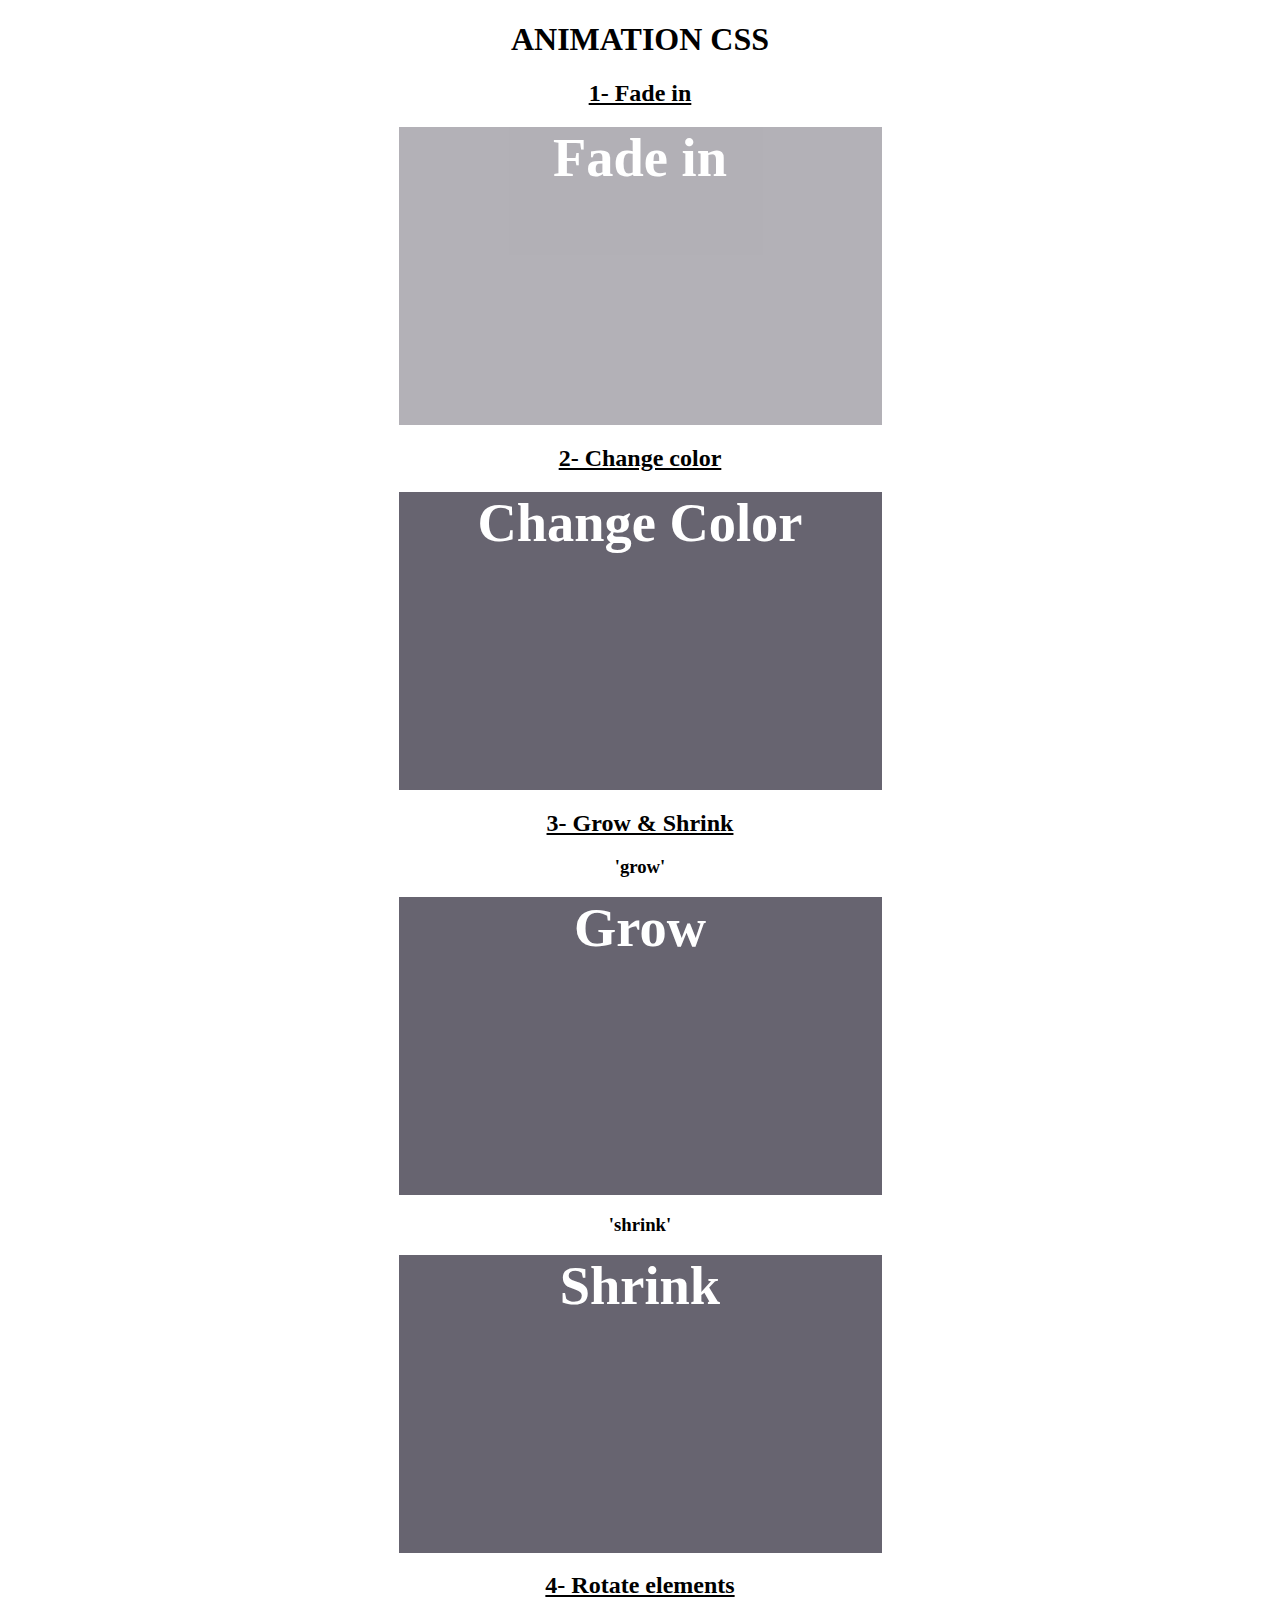
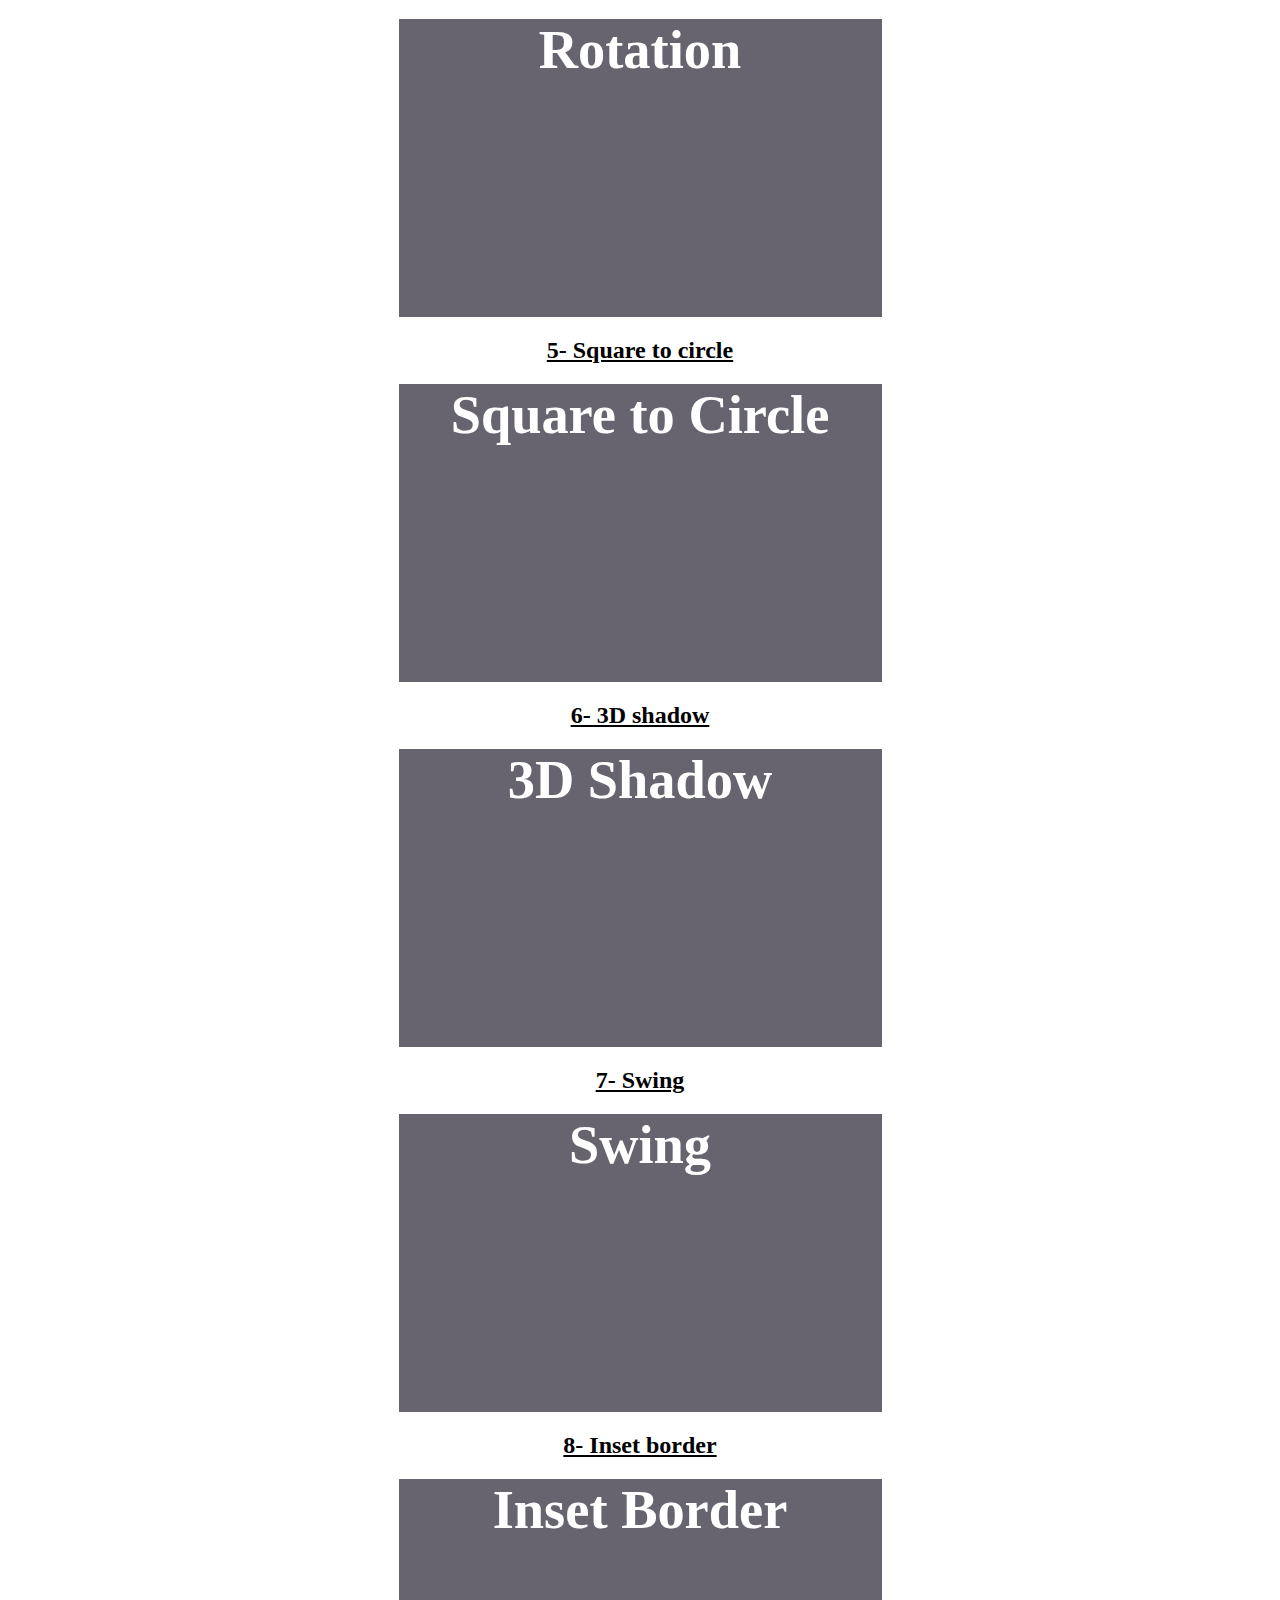
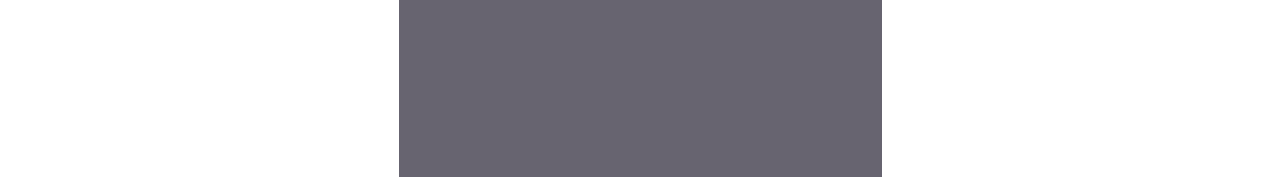
<file: WEEK 1/DAY 5/DAILY CHALLENGE/index.html>
<!DOCTYPE html>
<html lang="en">
<head>
    <meta charset="UTF-8">
    <meta http-equiv="X-UA-Compatible" content="IE=edge">
    <meta name="viewport" content="width=device-width, initial-scale=1.0">
    <link rel="stylesheet" type="text/css" href="style.css" />
    <title>Daily challenge 5</title>
</head>
<body>
    <h1>ANIMATION CSS</h1>
    <h2> <u> 1- Fade in</u></h2>
    <div class="fade"> Fade in</div>
    <h2><u>2- Change color</u></h2>
    <div class="color">Change Color</div>
    <h2><u>3- Grow & Shrink</u></h2>
    <h3> 'grow'</h3>
    <div class="grow">Grow</div>
    <h3> 'shrink'</h3>
    <div class="shrink">Shrink</div>
    <h2><u>4- Rotate elements</u></h2>
    <div class="rotate">Rotation</div>
    <h2><u>5- Square to circle</u></h2>
    <div class="circle">Square to Circle</div>
    <h2><u>6- 3D shadow</u></h2>
    <div class="threed">3D Shadow</div>
    <h2><u>7- Swing</u></h2>
    <div class="swing">Swing</div>
    <h2><u>8- Inset border</u></h2>
    <div class="border">Inset Border</div>

</body>
</html>
</file>
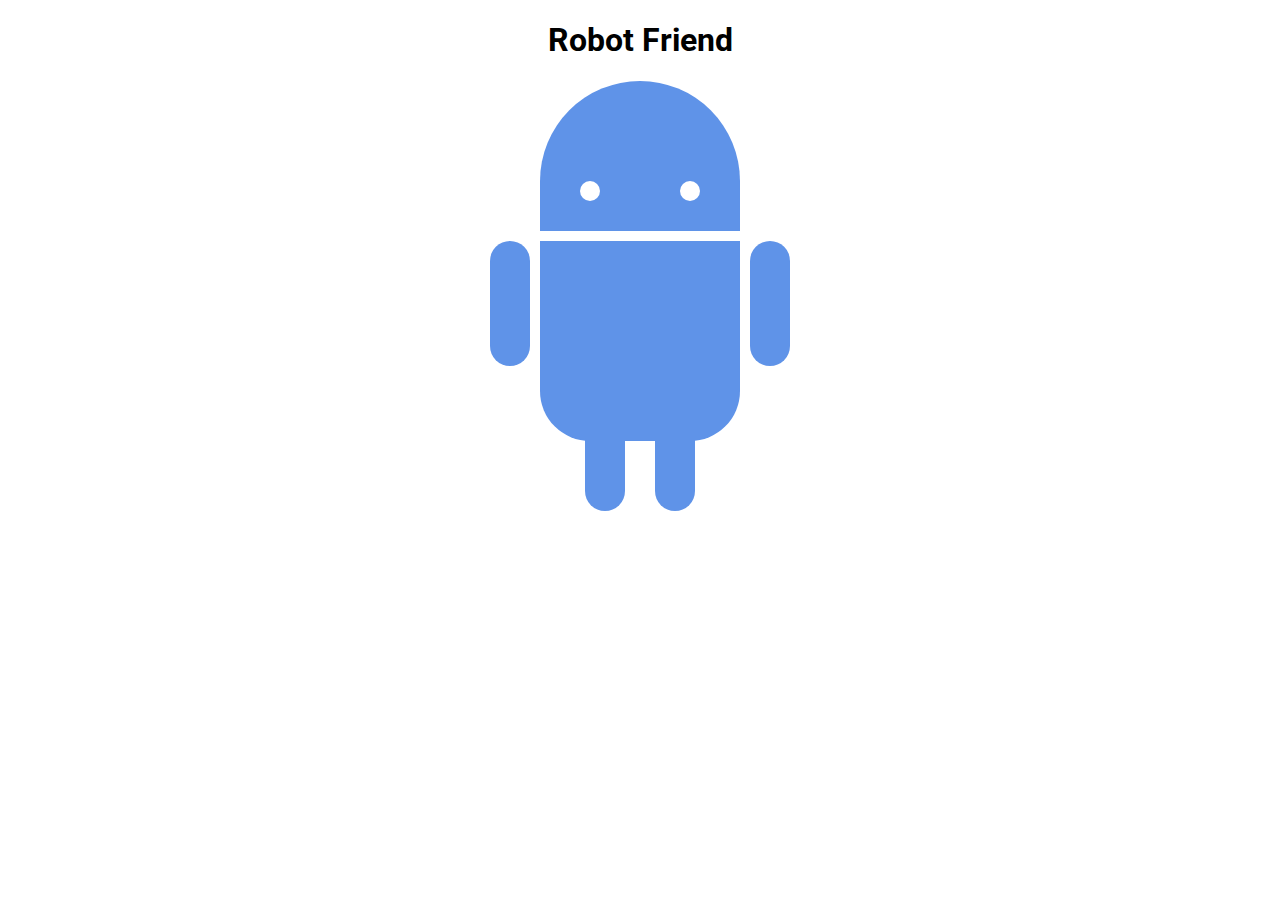
<file: week1/day5/xpgold/index.html>
<!DOCTYPE html>
<html>
<head>
    <title>RoboPage</title>
    <link rel="stylesheet" type="text/css" href="style.css">
    <link href="https://fonts.googleapis.com/css?family=Roboto" rel="stylesheet">
</head>
<body>
    <h1>Robot Friend</h1>
    <div class="robots">
        <div class="android"> 
            <div class="head"> 
                <div class="eyes"> 
                    <div class="left_eye"></div> 
                    <div class="right_eye"></div>
                </div> 
            </div> 
            <div class="upper_body"> 
                <div class="left_arm"></div> 
                <div class="torso"></div> 
                <div class="right_arm"></div> 
            </div> 
            <div class="lower_body"> 
                <div class="left_leg"></div> 
                <div class="right_leg"></div> 
            </div> 
        </div>
    </div>
</body>
</html>
</file>
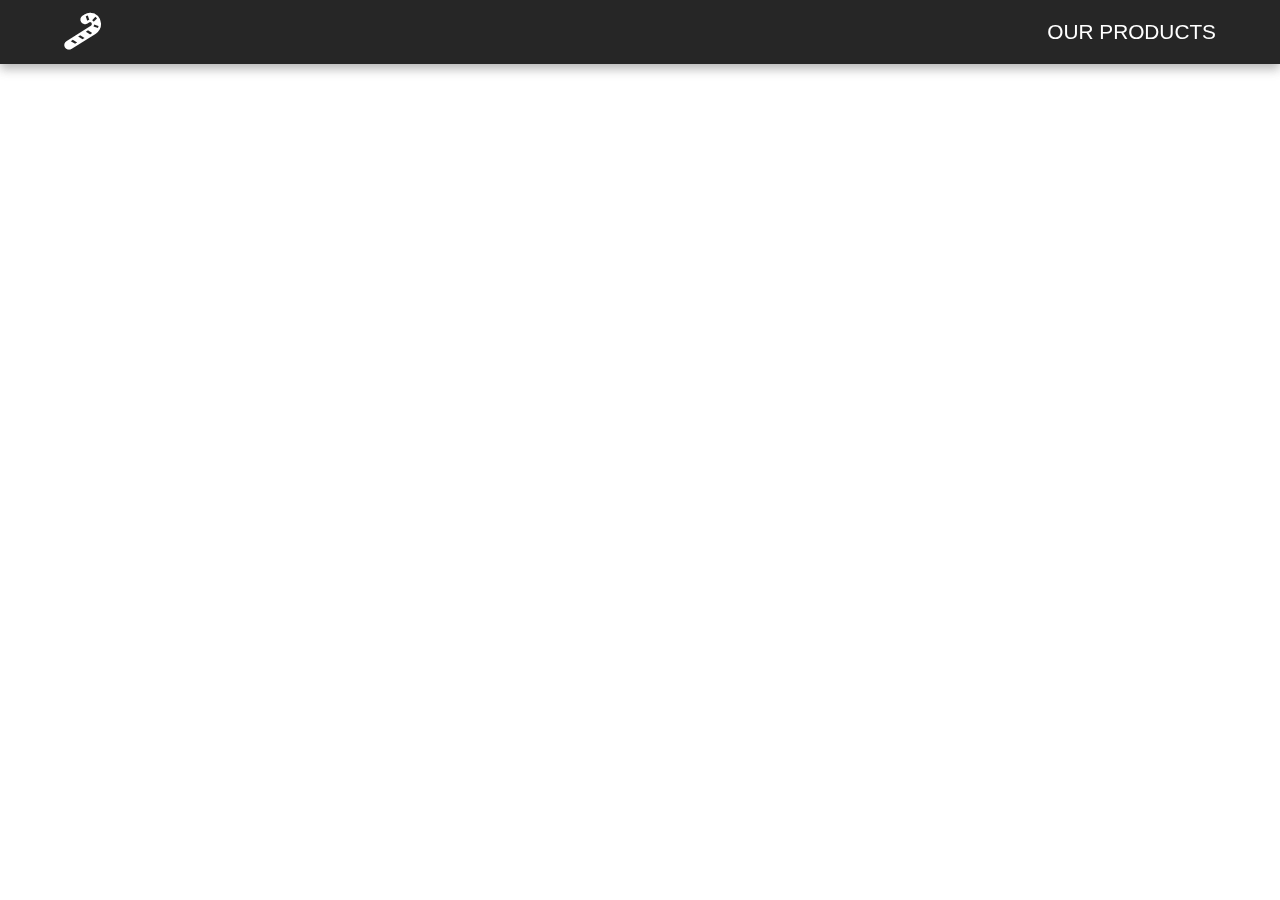
<file: WEEK 1/DAY 2/EXERCICE/exercice 1/index.html>
<!DOCTYPE html>
<html lang="en">
  <head>
    <meta charset="utf-8" />
    <link rel="stylesheet" href="https://cdnjs.cloudflare.com/ajax/libs/font-awesome/6.1.1/css/all.min.css">
    <link rel="stylesheet" href="style.css">
    <title>Shopping Website</title>
    
  </head>
  <body>
    <nav class="navbar">
      <div class="navbar-container container">
          <input type="checkbox" name="" id="">
          <ul class="menu">
              <li> <a href="products.html">OUR PRODUCTS</a></li>
          </ul>
          <h1 class="logo"> <i class="fa-solid fa-candy-cane fa"></i></h1>
      </div>
  </nav>
  </body>
</html>
</file>
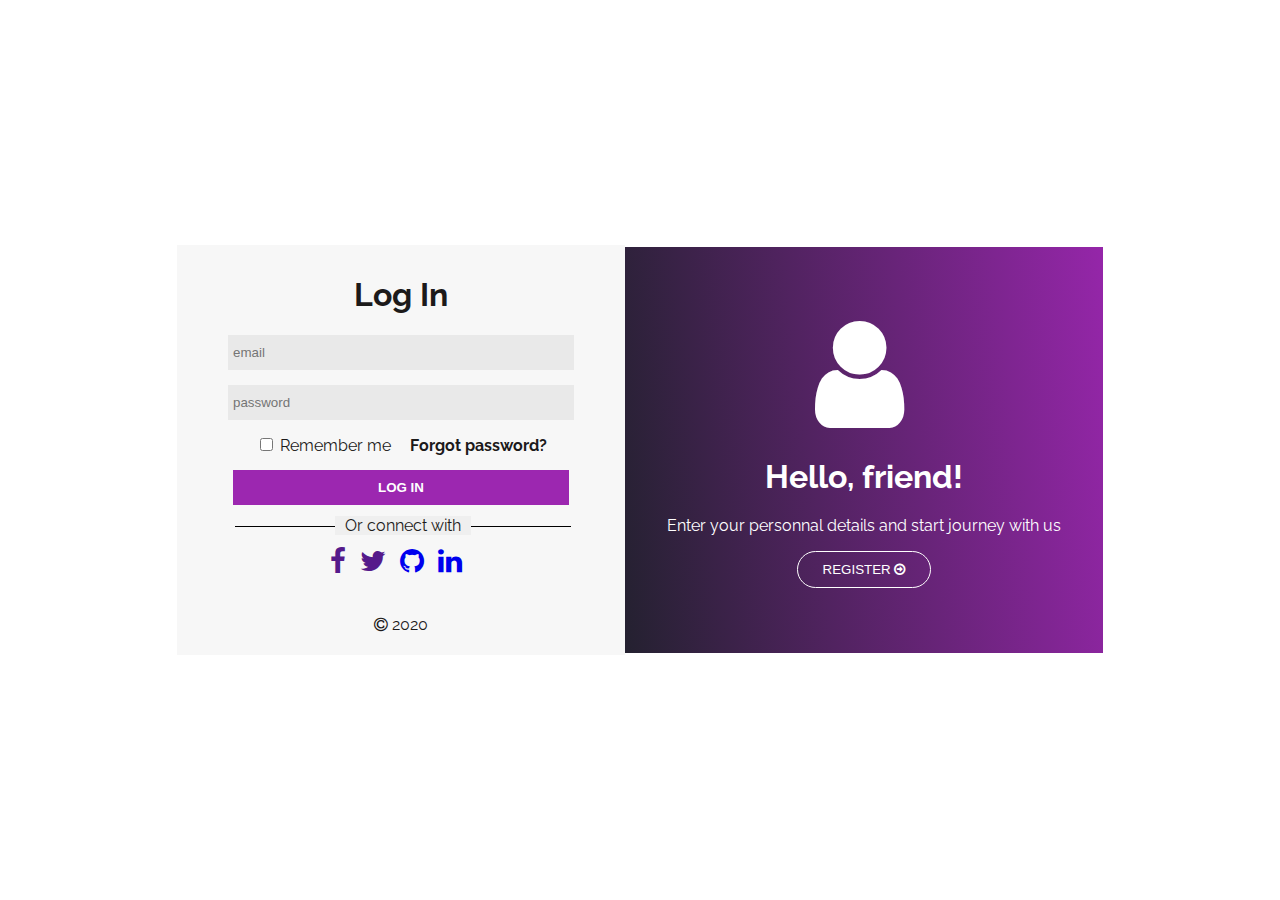
<file: WEEK 1/DAY 2/EXERCICE/exercice 2/index.html>
<!DOCTYPE html>
<html lang="en">

<head>
    <meta charset="UTF-8">
    <meta http-equiv="X-UA-Compatible" content="IE=edge">
    <meta name="viewport" content="width=Page, initial-scale=1.0">
    <link rel="stylesheet" href="https://cdnjs.cloudflare.com/ajax/libs/font-awesome/4.7.0/css/font-awesome.min.css">
    <link rel="stylesheet" href="style.css">
    <title>page login</title>
</head>

<body>

    <div class="container">
        <div class="partie1">
            <h1>Log In</h1>
            <div>
                <input type="email" class="input-style" placeholder="email">
            </div>
            <div class="mt-15">
                <input type="password" class="input-style" placeholder="password">
            </div>
            <div class="mt-15">
                <div class="remember">
                    <input type="checkbox" name="check" id="check">
                    <label for="remember">Remember me</label>
                </div>
                <div class="remember">
                    <p class="forget-password"><a href=""><b>Forgot password?</b> </a></p>
                </div>
            </div>
            <div class="mt-15">
                <button class="btn">LOG IN</button>
            </div>
            <div class="connect">
                <p class="around-word"> <span>Or connect with</span> </p>
            </div>
            <div>
                 <a href=""><i class="fa fa-facebook icon-size" aria-hidden="true"></i></a> 
                <a href=""><i class="fa fa-twitter icon-size" aria-hidden="true"></i></a>
                <a href="https://github.com/pican04" target="_blank"><i class="fa fa-github icon-size" aria-hidden="true"></i></a>
                <a href="https://www.linkedin.com/in/nadia-gueu-0b6a26102/" target="_blank"><i class="fa fa-linkedin icon-size" aria-hidden="true"></i></a>
            </div>
            <div id="copyright">
                <p><i class="fa fa-copyright" aria-hidden="true"></i> 2020</p>
            </div>
        </div>
        <div class="partie2">
            <i class="fa fa-user icon-size-xl" aria-hidden="true"></i>
            <h1>Hello, friend!</h1>
            <p>Enter your personnal details and start journey with us</p>
            <button class="btn-login">REGISTER <i class="fa fa-arrow-circle-o-right" aria-hidden="true"></i> </button>
        </div>
    </div>

</body>

</html>
</file>
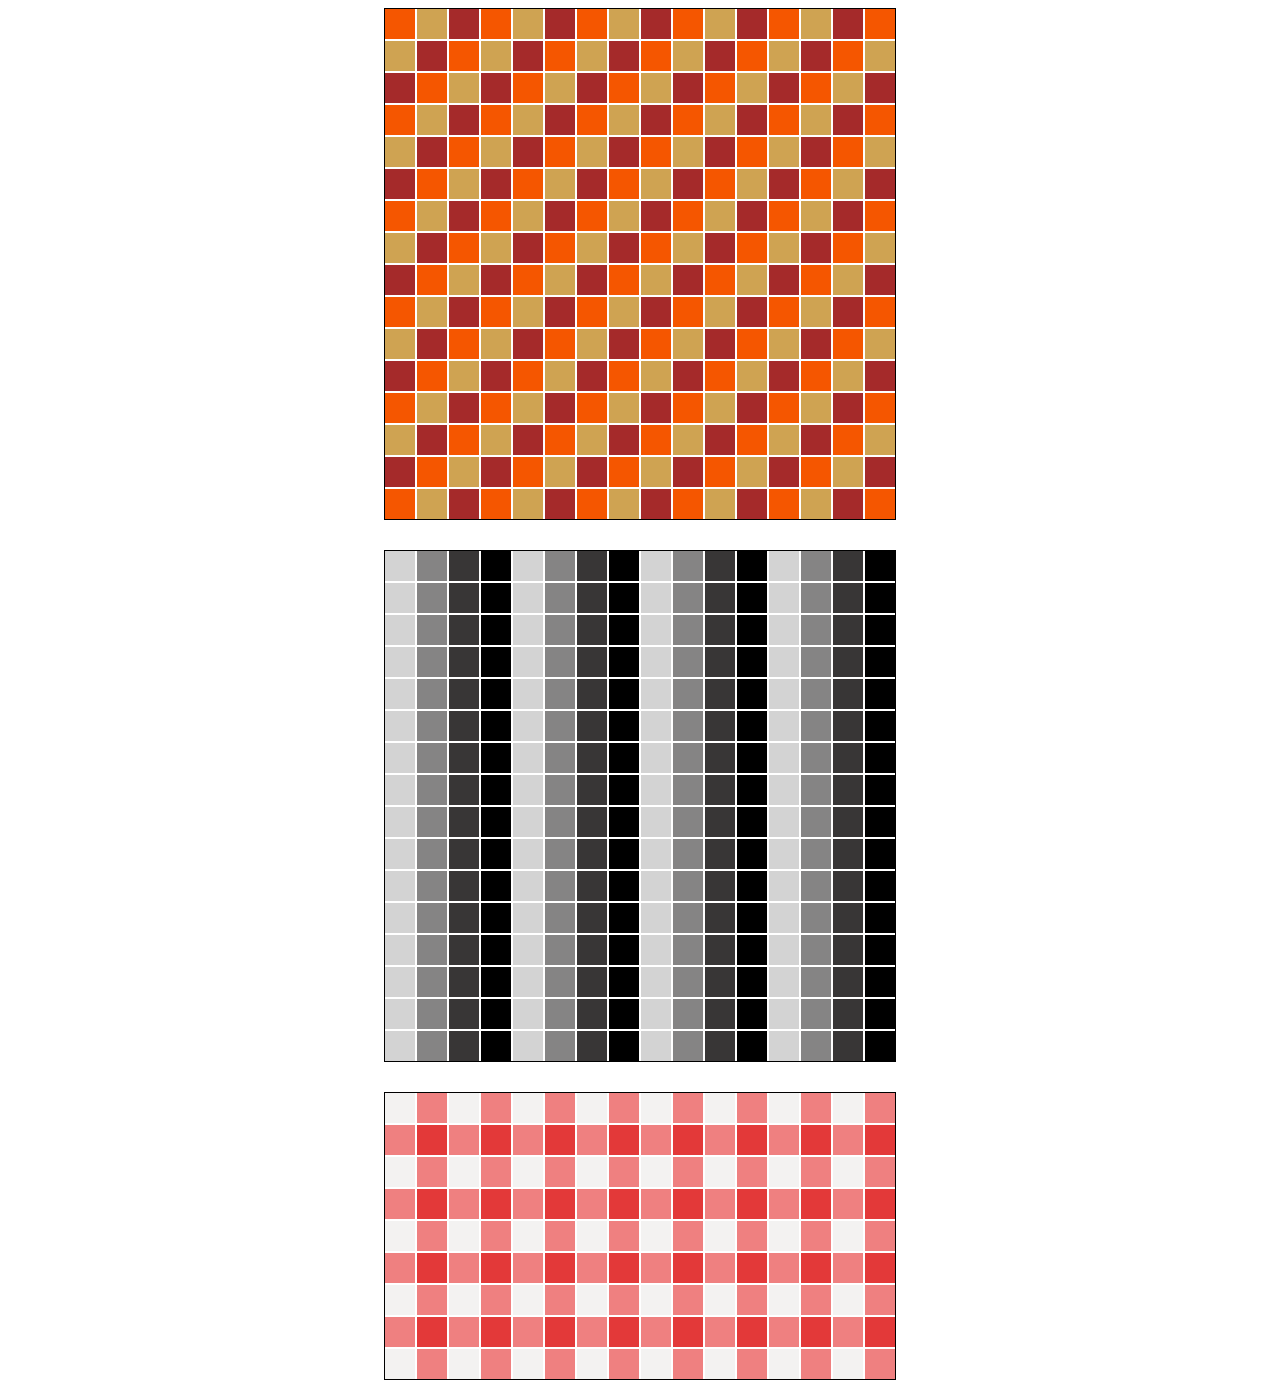
<file: WEEK 1/DAY 3/DAILY CHALLENGES/XP Ninja/index.html>
<!DOCTYPE html>
<html lang="en">
<head>
    <meta charset="UTF-8">
    <meta http-equiv="X-UA-Compatible" content="IE=edge">
    <meta name="viewport" content="width=device-width, initial-scale=1.0">
    <link rel="stylesheet" href="style.css">
    <title>Damiers</title>
</head>
<body>
    <div class="container">
        
        <div class="css1">
            <div class="item"></div>
            <div class="item"></div>
            <div class="item"></div>
            <div class="item"></div>
            <div class="item"></div>
            <div class="item"></div>
            <div class="item"></div>
            <div class="item"></div>
            <div class="item"></div>
            <div class="item"></div>
            <div class="item"></div>
            <div class="item"></div>
            <div class="item"></div>
            <div class="item"></div>
            <div class="item"></div>
            <div class="item"></div>
            <div class="item"></div>
            <div class="item"></div>
            <div class="item"></div>
            <div class="item"></div>
            <div class="item"></div>
            <div class="item"></div>
            <div class="item"></div>
            <div class="item"></div>
            <div class="item"></div>
            <div class="item"></div>
            <div class="item"></div>
            <div class="item"></div>
            <div class="item"></div>
            <div class="item"></div>
            <div class="item"></div>
            <div class="item"></div>
            <div class="item"></div>
            <div class="item"></div>
            <div class="item"></div>
            <div class="item"></div>
            <div class="item"></div>
            <div class="item"></div>
            <div class="item"></div>
            <div class="item"></div>
            <div class="item"></div>
            <div class="item"></div>
            <div class="item"></div>
            <div class="item"></div>
            <div class="item"></div>
            <div class="item"></div>
            <div class="item"></div>
            <div class="item"></div>
            <div class="item"></div>
            <div class="item"></div>
            <div class="item"></div>
            <div class="item"></div>
            <div class="item"></div>
            <div class="item"></div>
            <div class="item"></div>
            <div class="item"></div>
            <div class="item"></div>
            <div class="item"></div>
            <div class="item"></div>
            <div class="item"></div>
            <div class="item"></div>
            <div class="item"></div>
            <div class="item"></div>
            <div class="item"></div>
            <div class="item"></div>
            <div class="item"></div>
            <div class="item"></div>
            <div class="item"></div>
            <div class="item"></div>
            <div class="item"></div>
            <div class="item"></div>
            <div class="item"></div>
            <div class="item"></div>
            <div class="item"></div>
            <div class="item"></div>
            <div class="item"></div>
            <div class="item"></div>
            <div class="item"></div>
            <div class="item"></div>
            <div class="item"></div>
            <div class="item"></div>
            <div class="item"></div>
            <div class="item"></div>
            <div class="item"></div>
            <div class="item"></div>
            <div class="item"></div>
            <div class="item"></div>
            <div class="item"></div>
            <div class="item"></div>
            <div class="item"></div>
            <div class="item"></div>
            <div class="item"></div>
            <div class="item"></div>
            <div class="item"></div>
            <div class="item"></div>
            <div class="item"></div>
            <div class="item"></div>
            <div class="item"></div>
            <div class="item"></div>
            <div class="item"></div>
            <div class="item"></div>
            <div class="item"></div>
            <div class="item"></div>
            <div class="item"></div>
            <div class="item"></div>
            <div class="item"></div>
            <div class="item"></div>
            <div class="item"></div>
            <div class="item"></div>
            <div class="item"></div>
            <div class="item"></div>
            <div class="item"></div>
            <div class="item"></div>
            <div class="item"></div>
            <div class="item"></div>
            <div class="item"></div>
            <div class="item"></div>
            <div class="item"></div>
            <div class="item"></div>
            <div class="item"></div>
            <div class="item"></div>
            <div class="item"></div>
            <div class="item"></div>
            <div class="item"></div>
            <div class="item"></div>
            <div class="item"></div>
            <div class="item"></div>
            <div class="item"></div>
            <div class="item"></div>
            <div class="item"></div>
            <div class="item"></div>
            <div class="item"></div>
            <div class="item"></div>
            <div class="item"></div>
            <div class="item"></div>
            <div class="item"></div>
            <div class="item"></div>
            <div class="item"></div>
            <div class="item"></div>
            <div class="item"></div>
            <div class="item"></div>
            <div class="item"></div>
            <div class="item"></div>
            <div class="item"></div>
            <div class="item"></div>
            <div class="item"></div>
            <div class="item"></div>
            <div class="item"></div>
            <div class="item"></div>
            <div class="item"></div>
            <div class="item"></div>
            <div class="item"></div>
            <div class="item"></div>
            <div class="item"></div>
            <div class="item"></div>
            <div class="item"></div>
            <div class="item"></div>
            <div class="item"></div>
            <div class="item"></div>
            <div class="item"></div>
            <div class="item"></div>
            <div class="item"></div>
            <div class="item"></div>
            <div class="item"></div>
            <div class="item"></div>
            <div class="item"></div>
            <div class="item"></div>
            <div class="item"></div>
            <div class="item"></div>
            <div class="item"></div>
            <div class="item"></div>
            <div class="item"></div>
            <div class="item"></div>
            <div class="item"></div>
            <div class="item"></div>
            <div class="item"></div>
            <div class="item"></div>
            <div class="item"></div>
            <div class="item"></div>
            <div class="item"></div>
            <div class="item"></div>
            <div class="item"></div>
            <div class="item"></div>
            <div class="item"></div>
            <div class="item"></div>
            <div class="item"></div>
            <div class="item"></div>
            <div class="item"></div>
            <div class="item"></div>
            <div class="item"></div>
            <div class="item"></div>
            <div class="item"></div>
            <div class="item"></div>
            <div class="item"></div>
            <div class="item"></div>
            <div class="item"></div>
            <div class="item"></div>
            <div class="item"></div>
            <div class="item"></div>
            <div class="item"></div>
            <div class="item"></div>
            <div class="item"></div>
            <div class="item"></div>
            <div class="item"></div>
            <div class="item"></div>
            <div class="item"></div>
            <div class="item"></div>
            <div class="item"></div>
            <div class="item"></div>
            <div class="item"></div>
            <div class="item"></div>
            <div class="item"></div>
            <div class="item"></div>
            <div class="item"></div>
            <div class="item"></div>
            <div class="item"></div>
            <div class="item"></div>
            <div class="item"></div>
            <div class="item"></div>
            <div class="item"></div>
            <div class="item"></div>
            <div class="item"></div>
            <div class="item"></div>
            <div class="item"></div>
            <div class="item"></div>
            <div class="item"></div>
            <div class="item"></div>
            <div class="item"></div>
            <div class="item"></div>
            <div class="item"></div>
            <div class="item"></div>
            <div class="item"></div>
            <div class="item"></div>
            <div class="item"></div>
            <div class="item"></div>
            <div class="item"></div>
            <div class="item"></div>
            <div class="item"></div>
            <div class="item"></div>
            <div class="item"></div>
            <div class="item"></div>
            <div class="item"></div>
            <div class="item"></div>
            <div class="item"></div>
            <div class="item"></div>
            <div class="item"></div>
            <div class="item"></div>
            <div class="item"></div>
            <div class="item"></div>
            <div class="item"></div>
            <div class="item"></div>
            <div class="item"></div>
            <div class="item"></div>
            <div class="item"></div>
            <div class="item"></div>
            <div class="item"></div>
    
        </div>
        <div class="css2">
            <div class="box"></div>
            <div class="box"></div>
            <div class="box"></div>
            <div class="box"></div>
            <div class="box"></div>
            <div class="box"></div>
            <div class="box"></div>
            <div class="box"></div>
            <div class="box"></div>
            <div class="box"></div>
            <div class="box"></div>
            <div class="box"></div>
            <div class="box"></div>
            <div class="box"></div>
            <div class="box"></div>
            <div class="box"></div>
            <div class="box"></div>
            <div class="box"></div>
            <div class="box"></div>
            <div class="box"></div>
            <div class="box"></div>
            <div class="box"></div>
            <div class="box"></div>
            <div class="box"></div>
            <div class="box"></div>
            <div class="box"></div>
            <div class="box"></div>
            <div class="box"></div>
            <div class="box"></div>
            <div class="box"></div>
            <div class="box"></div>
            <div class="box"></div>
            <div class="box"></div>
            <div class="box"></div>
            <div class="box"></div>
            <div class="box"></div>
            <div class="box"></div>
            <div class="box"></div>
            <div class="box"></div>
            <div class="box"></div>
            <div class="box"></div>
            <div class="box"></div>
            <div class="box"></div>
            <div class="box"></div>
            <div class="box"></div>
            <div class="box"></div>
            <div class="box"></div>
            <div class="box"></div>
            <div class="box"></div>
            <div class="box"></div>
            <div class="box"></div>
            <div class="box"></div>
            <div class="box"></div>
            <div class="box"></div>
            <div class="box"></div>
            <div class="box"></div>
            <div class="box"></div>
            <div class="box"></div>
            <div class="box"></div>
            <div class="box"></div>
            <div class="box"></div>
            <div class="box"></div>
            <div class="box"></div>
            <div class="box"></div>
            <div class="box"></div>
            <div class="box"></div>
            <div class="box"></div>
            <div class="box"></div>
            <div class="box"></div>
            <div class="box"></div>
            <div class="box"></div>
            <div class="box"></div>
            <div class="box"></div>
            <div class="box"></div>
            <div class="box"></div>
            <div class="box"></div>
            <div class="box"></div>
            <div class="box"></div>
            <div class="box"></div>
            <div class="box"></div>
            <div class="box"></div>
            <div class="box"></div>
            <div class="box"></div>
            <div class="box"></div>
            <div class="box"></div>
            <div class="box"></div>
            <div class="box"></div>
            <div class="box"></div>
            <div class="box"></div>
            <div class="box"></div>
            <div class="box"></div>
            <div class="box"></div>
            <div class="box"></div>
            <div class="box"></div>
            <div class="box"></div>
            <div class="box"></div>
            <div class="box"></div>
            <div class="box"></div>
            <div class="box"></div>
            <div class="box"></div>
            <div class="box"></div>
            <div class="box"></div>
            <div class="box"></div>
            <div class="box"></div>
            <div class="box"></div>
            <div class="box"></div>
            <div class="box"></div>
            <div class="box"></div>
            <div class="box"></div>
            <div class="box"></div>
            <div class="box"></div>
            <div class="box"></div>
            <div class="box"></div>
            <div class="box"></div>
            <div class="box"></div>
            <div class="box"></div>
            <div class="box"></div>
            <div class="box"></div>
            <div class="box"></div>
            <div class="box"></div>
            <div class="box"></div>
            <div class="box"></div>
            <div class="box"></div>
            <div class="box"></div>
            <div class="box"></div>
            <div class="box"></div>
            <div class="box"></div>
            <div class="box"></div>
            <div class="box"></div>
            <div class="box"></div>
            <div class="box"></div>
            <div class="box"></div>
            <div class="box"></div>
            <div class="box"></div>
            <div class="box"></div>
            <div class="box"></div>
            <div class="box"></div>
            <div class="box"></div>
            <div class="box"></div>
            <div class="box"></div>
            <div class="box"></div>
            <div class="box"></div>
            <div class="box"></div>
            <div class="box"></div>
            <div class="box"></div>
            <div class="box"></div>
            <div class="box"></div>
            <div class="box"></div>
            <div class="box"></div>
            <div class="box"></div>
            <div class="box"></div>
            <div class="box"></div>
            <div class="box"></div>
            <div class="box"></div>
            <div class="box"></div>
            <div class="box"></div>
            <div class="box"></div>
            <div class="box"></div>
            <div class="box"></div>
            <div class="box"></div>
            <div class="box"></div>
            <div class="box"></div>
            <div class="box"></div>
            <div class="box"></div>
            <div class="box"></div>
            <div class="box"></div>
            <div class="box"></div>
            <div class="box"></div>
            <div class="box"></div>
            <div class="box"></div>
            <div class="box"></div>
            <div class="box"></div>
            <div class="box"></div>
            <div class="box"></div>
            <div class="box"></div>
            <div class="box"></div>
            <div class="box"></div>
            <div class="box"></div>
            <div class="box"></div>
            <div class="box"></div>
            <div class="box"></div>
            <div class="box"></div>
            <div class="box"></div>
            <div class="box"></div>
            <div class="box"></div>
            <div class="box"></div>
            <div class="box"></div>
            <div class="box"></div>
            <div class="box"></div>
            <div class="box"></div>
            <div class="box"></div>
            <div class="box"></div>
            <div class="box"></div>
            <div class="box"></div>
            <div class="box"></div>
            <div class="box"></div>
            <div class="box"></div>
            <div class="box"></div>
            <div class="box"></div>
            <div class="box"></div>
            <div class="box"></div>
            <div class="box"></div>
            <div class="box"></div>
            <div class="box"></div>
            <div class="box"></div>
            <div class="box"></div>
            <div class="box"></div>
            <div class="box"></div>
            <div class="box"></div>
            <div class="box"></div>
            <div class="box"></div>
            <div class="box"></div>
            <div class="box"></div>
            <div class="box"></div>
            <div class="box"></div>
            <div class="box"></div>
            <div class="box"></div>
            <div class="box"></div>
            <div class="box"></div>
            <div class="box"></div>
            <div class="box"></div>
            <div class="box"></div>
            <div class="box"></div>
            <div class="box"></div>
            <div class="box"></div>
            <div class="box"></div>
            <div class="box"></div>
            <div class="box"></div>
            <div class="box"></div>
            <div class="box"></div>
            <div class="box"></div>
            <div class="box"></div>
            <div class="box"></div>
            <div class="box"></div>
            <div class="box"></div>
            <div class="box"></div>
            <div class="box"></div>
            <div class="box"></div>
            <div class="box"></div>
            <div class="box"></div>
            <div class="box"></div>
            <div class="box"></div>
            <div class="box"></div>
            <div class="box"></div>
            <div class="box"></div>
            <div class="box"></div>
            <div class="box"></div>
            <div class="box"></div>
            <div class="box"></div>
            <div class="box"></div>
            <div class="box"></div>
            <div class="box"></div>
            <div class="box"></div>
            <div class="box"></div>
            <div class="box"></div>
            <div class="box"></div>
        </div>

        <div class="css3">
            <div class="card"></div>
            <div class="card"></div>
            <div class="card"></div>
            <div class="card"></div>
            <div class="card"></div>
            <div class="card"></div>
            <div class="card"></div>
            <div class="card"></div>
            <div class="card"></div>
            <div class="card"></div>
            <div class="card"></div>
            <div class="card"></div>
            <div class="card"></div>
            <div class="card"></div>
            <div class="card"></div>
            <div class="card"></div>
            <div class="card"></div>
            <div class="card"></div>
            <div class="card"></div>
            <div class="card"></div>
            <div class="card"></div>
            <div class="card"></div>
            <div class="card"></div>
            <div class="card"></div>
            <div class="card"></div>
            <div class="card"></div>
            <div class="card"></div>
            <div class="card"></div>
            <div class="card"></div>
            <div class="card"></div>
            <div class="card"></div>
            <div class="card"></div>
            <div class="card"></div>
            <div class="card"></div>
            <div class="card"></div>
            <div class="card"></div>
            <div class="card"></div>
            <div class="card"></div>
            <div class="card"></div>
            <div class="card"></div>
            <div class="card"></div>
            <div class="card"></div>
            <div class="card"></div>
            <div class="card"></div>
            <div class="card"></div>
            <div class="card"></div>
            <div class="card"></div>
            <div class="card"></div>
            <div class="card"></div>
            <div class="card"></div>
            <div class="card"></div>
            <div class="card"></div>
            <div class="card"></div>
            <div class="card"></div>
            <div class="card"></div>
            <div class="card"></div>
            <div class="card"></div>
            <div class="card"></div>
            <div class="card"></div>
            <div class="card"></div>
            <div class="card"></div>
            <div class="card"></div>
            <div class="card"></div>
            <div class="card"></div>
            <div class="card"></div>
            <div class="card"></div>
            <div class="card"></div>
            <div class="card"></div>
            <div class="card"></div>
            <div class="card"></div>
            <div class="card"></div>
            <div class="card"></div>
            <div class="card"></div>
            <div class="card"></div>
            <div class="card"></div>
            <div class="card"></div>
            <div class="card"></div>
            <div class="card"></div>
            <div class="card"></div>
            <div class="card"></div>
            <div class="card"></div>
            <div class="card"></div>
            <div class="card"></div>
            <div class="card"></div>
            <div class="card"></div>
            <div class="card"></div>
            <div class="card"></div>
            <div class="card"></div>
            <div class="card"></div>
            <div class="card"></div>
            <div class="card"></div>
            <div class="card"></div>
            <div class="card"></div>
            <div class="card"></div>
            <div class="card"></div>
            <div class="card"></div>
            <div class="card"></div>
            <div class="card"></div>
            <div class="card"></div>
            <div class="card"></div>
            <div class="card"></div>
            <div class="card"></div>
            <div class="card"></div>
            <div class="card"></div>
            <div class="card"></div>
            <div class="card"></div>
            <div class="card"></div>
            <div class="card"></div>
            <div class="card"></div>
            <div class="card"></div>
            <div class="card"></div>
            <div class="card"></div>
            <div class="card"></div>
            <div class="card"></div>
            <div class="card"></div>
            <div class="card"></div>
            <div class="card"></div>
            <div class="card"></div>
            <div class="card"></div>
            <div class="card"></div>
            <div class="card"></div>
            <div class="card"></div>
            <div class="card"></div>
            <div class="card"></div>
            <div class="card"></div>
            <div class="card"></div>
            <div class="card"></div>
            <div class="card"></div>
            <div class="card"></div>
            <div class="card"></div>
            <div class="card"></div>
            <div class="card"></div>
            <div class="card"></div>
            <div class="card"></div>
            <div class="card"></div>
            <div class="card"></div>
            <div class="card"></div>
            <div class="card"></div>
            <div class="card"></div>
            <div class="card"></div>
            <div class="card"></div>
            <div class="card"></div>
            <div class="card"></div>
            <div class="card"></div>
        </div>
    </div>
</body>
</html>
</file>
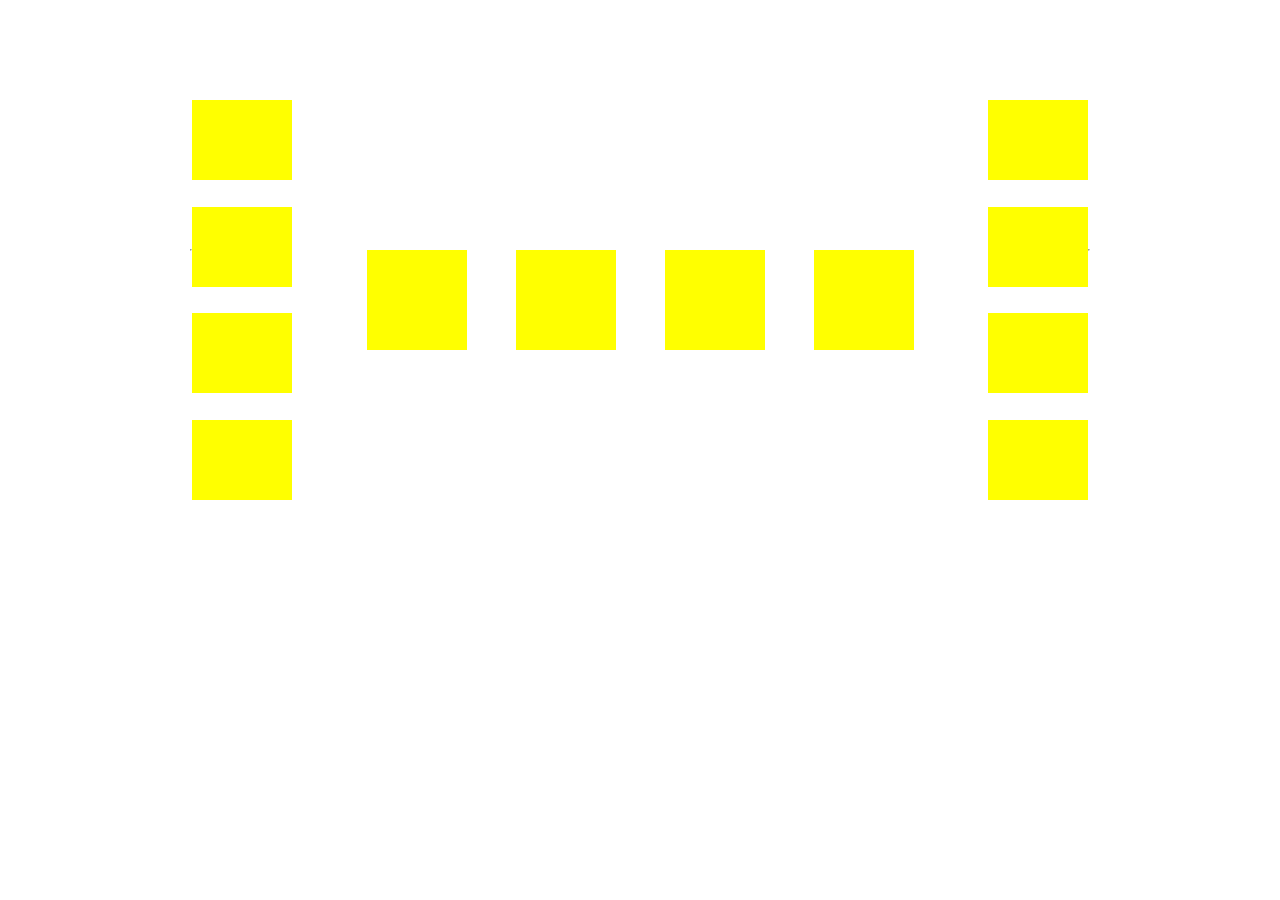
<file: WEEK 1/DAY 3/DAILY CHALLENGES/XP/index.html>
<!DOCTYPE html>
<html lang="en">
<head>
    <meta charset="UTF-8">
    <meta http-equiv="X-UA-Compatible" content="IE=edge">
    <meta name="viewport" content="width=device-width, initial-scale=1.0">
    <link rel="stylesheet" href="style.css">
    <title>Challenge XP</title>
</head>
<body>
    <hr>
    <div class="container">
        
        <div class="box1">
            <div class="case"></div>
            <div class="case"></div>
            <div class="case"></div>
            <div class="case"></div>
        </div>
        <div class="box2">
            <div class="case two"></div>
            <div class="case two"></div>
            <div class="case two"></div>
            <div class="case two"></div>
        </div>
        <div class="box3">
            <div class="case"></div>
            <div class="case"></div>
            <div class="case"></div>
            <div class="case"></div>
        </div>
        
    </div>
    <hr>
</body>
</html>
</file>
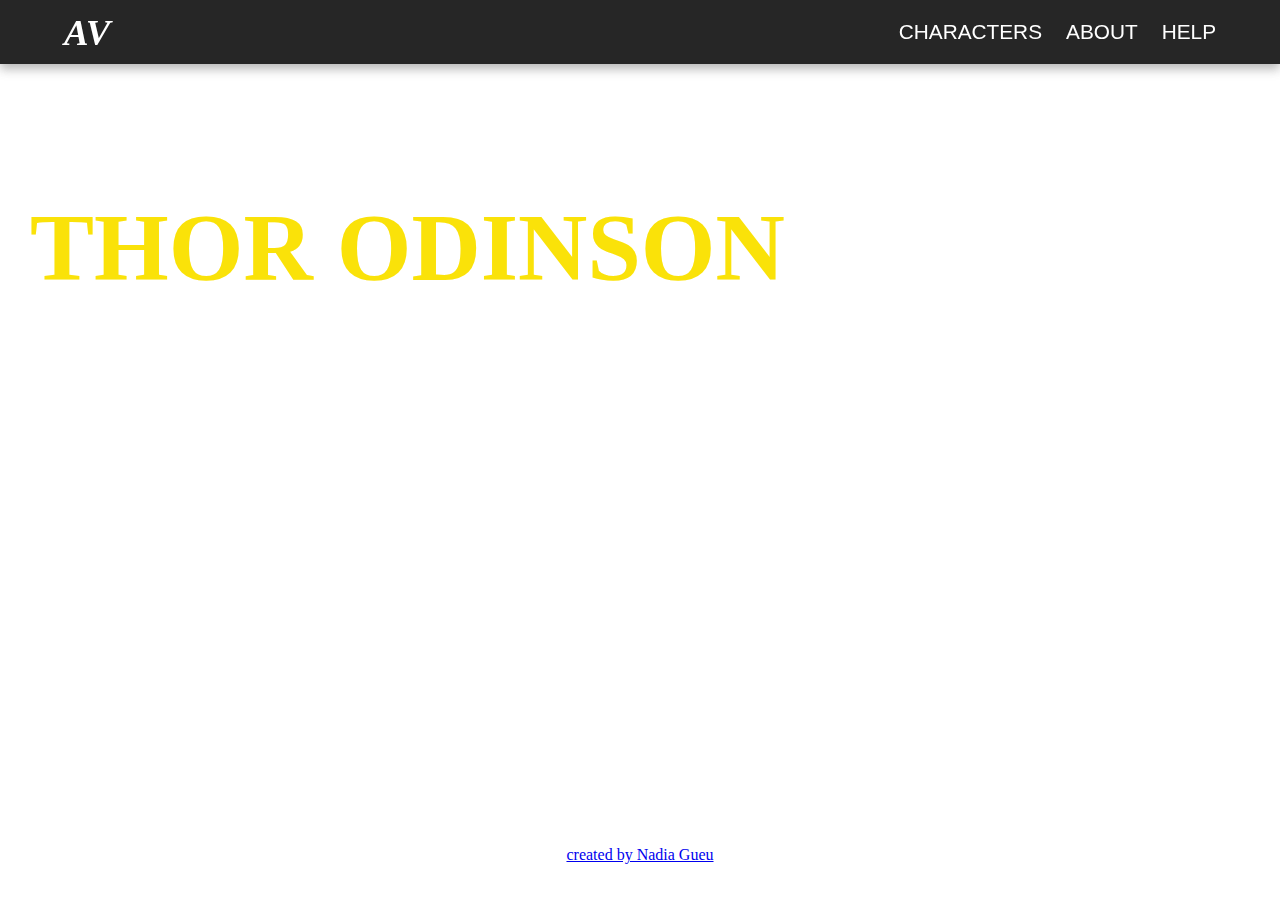
<file: WEEK 1/DAY 1/DAILY CHALLENGE/avengers.html>
<!DOCTYPE html>
<html lang="en">
<head>
<title>Avengers page</title>
<meta charset="UTF-8">
<meta name="viewport" content="width=device-width, initial-scale=1">
<link rel="stylesheet" href="cssavengers.css">
</head>
<body>

    <nav class="navbar">
        <div class="navbar-container container">
            <input type="checkbox" name="" id="">
            <ul class="menu">
                <li> <a href="">CHARACTERS</a></li>
                <li><a href="">ABOUT</a></li>
                <li><a href="">HELP</a></li>
            </ul>
            <h1 class="logo"> <i>AV</i> </h1>
        </div>
    </nav>

    <div class="cal">
        <h1 class="title">THOR ODINSON</h1>
        <div class="over"> 
            <p class="para">"Thor is the "God of Thunder",a member of the race known as the Asgardians, 
            a group of humanoid beings from the pocket dimension of Asgard, the Realm Eternal.
            Thor is the son of Odin, the All-Father and king of Asgard. He was worshiped by the humans known as 
            Vikings and became part of Norse Mythology. Armed with his enchanted Uru hammer Mjolnir,
            which helps him to channel his godly energies, he became the mightiest warrior in the Ten Realms. 
            When his irresponsible and impetuous behavior became too much, Odin sent him to Midgard
            (more commonly known as Earth) as a disabled mortal medical student named Donald Blake,
            stripped of his memory. After learning humility he regained his memory as well as his godly powers.
            Thor went on to become a champion for Midgard as well as one of the founding members of the Avengers, 
            "Earth's Mightiest Heroes".
            </p>
        </div>
    </div>
    <div class="footer">
        <br>
        <a href="https://www.linkedin.com/in/nadia-gueu-0b6a26102 " target="_blank">created by Nadia Gueu<br><br></a>
        <br>
    </div>
</body>
</html>
</file>
<file: WEEK 1/DAY 5/DAILY CHALLENGE/style.css>
body > div
{
            width:483px;
            height:298px;
            background:#676470;
            transition:all 0.3s ease;
            color: #fff;
            font-family: Lato;
            font-weight: 900;
            font-size: 3.4em;
            text-align: center;
            margin: auto;
}

h1,h2,h3
{
    text-align: center;
}


.fade
{
        opacity:0.5;
}
.fade:hover
{
        opacity:1;
}


.color:hover
{
        background:#248fe7;
}

.shrink:hover
{
        -webkit-transform: scale(0.8);
        -ms-transform: scale(0.8);
        transform: scale(0.8);
}

.grow:hover
{
        -webkit-transform: scale(1.3);
        -ms-transform: scale(1.3);
        transform: scale(1.3);
}

.rotate:hover
{
        -webkit-transform: rotateZ(-30deg);
        -ms-transform: rotateZ(-30deg);
        transform: rotateZ(-30deg);
}

.circle:hover
{
        border-radius:50%;
}

.threed:hover
{
        box-shadow:
                1px 1px #248fe7,
                2px 2px #248fe7,
                3px 3px #248fe7;
        -webkit-transform: translateX(-3px);
        transform: translateX(-3px);
}

.swing:hover
{
        -webkit-animation: swing 1s ease;
        animation: swing 1s ease;
        -webkit-animation-iteration-count: 1;
        animation-iteration-count: 1;
}
@-webkit-keyframes swing
{
    15%
    {
        -webkit-transform: translateX(5px);
        transform: translateX(5px);
    }
    30%
    {
        -webkit-transform: translateX(-5px);
       transform: translateX(-5px);
    } 
    50%
    {
        -webkit-transform: translateX(3px);
        transform: translateX(3px);
    }
    65%
    {
        -webkit-transform: translateX(-3px);
        transform: translateX(-3px);
    }
    80%
    {
        -webkit-transform: translateX(2px);
        transform: translateX(2px);
    }
    100%
    {
        -webkit-transform: translateX(0);
        transform: translateX(0);
    }
}
@keyframes swing
{
    15%
    {
        -webkit-transform: translateX(5px);
        transform: translateX(5px);
    }
    30%
    {
        -webkit-transform: translateX(-5px);
        transform: translateX(-5px);
    }
    50%
    {
        -webkit-transform: translateX(3px);
        transform: translateX(3px);
    }
    65%
    {
        -webkit-transform: translateX(-3px);
        transform: translateX(-3px);
    }
    80%
    {
        -webkit-transform: translateX(2px);
        transform: translateX(2px);
    }
    100%
    {
        -webkit-transform: translateX(0);
        transform: translateX(0);
    }
}
.border:hover
{
        box-shadow: inset 0 0 0 25px #53a7ea;
}
</file>
<file: week1/day5/xpgold/style.css>
h1 {
    text-align: center;
    font-family: 'Roboto', sans-serif;
}

.robots {
    flex-wrap: wrap;
    display: flex;
    justify-content: center;
}

.head, 
.left_arm, 
.torso, 
.right_arm, 
.left_leg, 
.right_leg {
     background-color: #5f93e8;
}

.head { 
    width: 200px; 
    margin: 0 auto; 
    height: 150px; 
    border-radius: 200px 200px 0 0; 
    margin-bottom: 10px;
} 

.eyes {
    display: flex
}

.head:hover {
    width: 300px;
    transition: 1s ease-in-out;
}

.upper_body { 
    width: 300px; 
    height: 150px;
    display: flex; 
} 

.left_arm, .right_arm { 
    width: 40px; 
    height: 125px;
    border-radius: 100px; 
} 

.left_arm { 
    margin-right: 10px; 
} 

.right_arm { 
    margin-left: 10px; 
} 

.torso { 
    width: 200px; 
    height: 200px;
    border-radius: 0 0 50px 50px; 
} 

.lower_body { 
    width: 200px; 
    height: 200px;
    /* This is another useful property. Hmm what do you think it does?*/
    margin: 0 auto;
    display: flex; 
} 

.left_leg, .right_leg { 
    width: 40px; 
    height: 120px;
    border-radius: 0 0 100px 100px; 
} 

.left_leg { 
    margin-left: 45px; 
} 

.left_leg:hover {
    -webkit-transform: rotate(20deg);
    -moz-transform: rotate(20deg);
    -o-transform: rotate(20deg);
    -ms-transform: rotate(20deg);
    transform: rotate(20deg);
}

.right_leg { 
    margin-left: 30px; 
}

.left_eye, .right_eye { 
    width: 20px; 
    height: 20px; 
    border-radius: 15px; 
    background-color: white;  
} 

.left_eye { 
    /* These properties are new and you haven't encountered
    in this course. Check out CSS Tricks to see what it does! */
    position: relative; 
    top: 100px; 
    left: 40px; 
} 

.right_eye { 
    position: relative; 
    top: 100px; 
    left: 120px; 
}
</file>
<file: WEEK 1/DAY 2/EXERCICE/exercice 1/style.css>
*,
*::after,
*::before{
    box-sizing: border-box;
    padding: 0;
    margin: 0;
}
.container{
    max-width: 1200px;
    width: 90%;
    margin: auto;
}

.navbar{
    box-shadow: 0px 5px 10px 0px #aaa;
    position: fixed;
    width: 100%;
    background: rgb(0, 0, 0);
    color: rgb(255, 255, 255);
    opacity: 0.85;
    z-index: 100;
}

.navbar-container{
    display: flex;
    justify-content: space-between;
    height: 64px;
    align-items: center;
}

.navbar input[type="checkbox"],
.navbar .hamburger-lines{
    display: none;
}

.menu{
    order: 2;
    display: flex;
}
.logo{
    order: 1;
    font-size: 2.3rem;
    
}

.menu li{
    list-style: none;
    margin-left: 1.5rem;
    font-size: 1.3rem;
}

.navbar a{
    color: rgb(255, 255, 255);
    text-decoration: none;
    font-weight: 500;
    transition: color 0.3s ease-in-out;
    font-family: Impact, Haettenschweiler, 'Arial Narrow Bold', sans-serif;
}

.navbar a:hover{
    color: #fae209;
}

@media (max-width: 768px){
    .navbar{
        opacity: 0.95;
    }
}

@media (max-width: 500px){
    .navbar-container input[type="checkbox"]:checked ~ .logo{
        display: none;
    }
}
</file>
<file: WEEK 1/DAY 2/EXERCICE/exercice 2/style.css>
@import url('https://fonts.googleapis.com/css2?family=Raleway:wght@200&display=swap');

body {
    margin: 0;
    padding: 0;
    color: #1c1a1a;
    font-family: 'Raleway', sans-serif;
}

h1 {
    font-weight: bold;
}

.container {
    display: flex;
    min-height: 100vh;
    justify-content: center;
    align-items: center;
}

.partie1 {
    background-color: #f7f7f7;
    width: 35%;
    text-align: center;
    padding-top: 10px;
    padding-bottom: 5px;
}

.partie2 {
    text-align: center;
    background: linear-gradient(83deg, rgba(36,33,48,1) 0%, rgba(149,38,169,1) 100%);
    width: 35%;
    color: #fff;
    padding: 65px 15px;
}

.input-style {
    background-color: #e9e9e9;
    padding: 10px 5px;
    border: none;
    width: 75%;
}

.forget-password {
    display: inline;
}

.forget-password  a {
    color: #1c1a1a;
    text-decoration: none;
    margin-left: 15px;
}

.btn {
    padding: 10px 5px;
    width: 75%;
    background-color: #9c27b0;
    color: #fff;
    font-weight: bold;
    border: none;
}

.mt-15 {
    margin-top: 15px;
}

.remember {
    display: inline;
}

.around-word {
    width: 100%;
    text-align: center;
    border-bottom: 1px solid #000;
    line-height: 0.1em;
    margin: 20px 0 20px;
}

.around-word span {
    background:#efefef; 
    padding:0 10px; 
}

.connect {
    margin-left: 13%;
    width: 75%;
}

.icon-size {
    font-size: 28px;
    margin-right: 10px;
}

.icon-size-ms {
    font-size: 28px;
    margin-right: 10px;
}

.icon-size-xl {
    font-size: 125px;
    margin-right: 10px;
}

#copyright {
    bottom: 0;
    margin-top: 40px;
}

.btn-login {
    padding: 10px 25px;
    border: 1px solid #fff;
    background: none;
    border-radius: 30px;
    color: #fff;
}
</file>
<file: WEEK 1/DAY 3/DAILY CHALLENGES/XP Ninja/style.css>
body{
    display: flex;
    justify-content: center;
   

}
.container{
    display: flex;
    flex-direction: column;
}
.css1 ,.css2,.css3{
    display: grid;
    grid-template-columns: repeat(16, 1fr);
    grid-gap: 2px;
    border: 1px solid black;
}

.css2,.css3{
    margin-top: 30px;
}

.box{
    height: 30px;
    width: 30px;
    background-color: rgb(211, 211, 211);
}
.item{
    height: 30px;
    width: 30px;
    background-color: rgb(207, 163, 82);
}

.item:nth-child(-3n+19),
.item:nth-child(19) ~ div:nth-child(-3n+31),
.item:nth-child(31) ~ div:nth-child(-3n+46),
.item:nth-child(46) ~ div:nth-child(-3n+61),
.item:nth-child(61) ~ div:nth-child(-3n+76),
.item:nth-child(76) ~ div:nth-child(-3n+91),
.item:nth-child(91) ~ div:nth-child(-3n+106),
.item:nth-child(106) ~ div:nth-child(-3n+121),
.item:nth-child(121) ~ div:nth-child(-3n+136),
.item:nth-child(136) ~ div:nth-child(-3n+151),
.item:nth-child(151) ~ div:nth-child(-3n+166),
.item:nth-child(166) ~ div:nth-child(-3n+181),
.item:nth-child(181) ~ div:nth-child(-3n+196),
.item:nth-child(196) ~ div:nth-child(-3n+211),
.item:nth-child(211) ~ div:nth-child(-3n+226),
.item:nth-child(226) ~ div:nth-child(-3n+241), 
.item:nth-child(241  ) ~ div:nth-child(-3n+256) 
{
  background-color: #f55600;
  
}

.item:nth-child(-3n+18),
.item:nth-child(18) ~ div:nth-child(-3n+30),
.item:nth-child(30) ~ div:nth-child(-3n+45),
.item:nth-child(45) ~ div:nth-child(-3n+60),
.item:nth-child(60) ~ div:nth-child(-3n+75),
.item:nth-child(75) ~ div:nth-child(-3n+90),
.item:nth-child(90) ~ div:nth-child(-3n+105),
.item:nth-child(105) ~ div:nth-child(-3n+120),
.item:nth-child(120) ~ div:nth-child(-3n+135),
.item:nth-child(135) ~ div:nth-child(-3n+150),
.item:nth-child(150) ~ div:nth-child(-3n+165),
.item:nth-child(165) ~ div:nth-child(-3n+180),
.item:nth-child(180) ~ div:nth-child(-3n+195),
.item:nth-child(195) ~ div:nth-child(-3n+210),
.item:nth-child(210) ~ div:nth-child(-3n+225),
.item:nth-child(225) ~ div:nth-child(-3n+240), 
.item:nth-child(240 ) ~ div:nth-child(-3n+255) {
    background-color: brown;
}

.box:nth-child(2n){
    background-color: rgb(133, 132, 132);
}
.box:nth-child(4n){
    background-color: rgb(0, 0, 0);
}
.box:nth-child(4n-1){
    background-color: rgb(56, 54, 54);
}
.card{
    height: 30px;
    width: 30px;
    background-color: rgb(243, 242, 241);
}
.card:nth-child(-2n+16),
.card:nth-child(16) ~ div:nth-child(-2n+31),
.card:nth-child(32) ~ div:nth-child(-2n+48),
.card:nth-child(47) ~ div:nth-child(-2n+63),
.card:nth-child(64) ~ div:nth-child(-2n+80),
.card:nth-child(79) ~ div:nth-child(-2n+95),
.card:nth-child(96) ~ div:nth-child(-2n+112),
.card:nth-child(111) ~ div:nth-child(-2n+127),
.card:nth-child(128) ~ div:nth-child(-2n+144){

    background-color: rgb(239, 128, 128);
}
.card:nth-child(2n+18){
    background-color: rgb(227, 57, 57);
}
</file>
<file: WEEK 1/DAY 3/DAILY CHALLENGES/XP/style.css>
*{
    margin: 0;
    padding: 0;
    box-sizing: border-box;
}
body{
    display: flex;
    align-items: center;
    justify-content: center;
}
.container{
    margin-top: 100px;
    height:400px;
    width: 70%;
   
    display: flex;
    justify-content: space-between;
    align-items: center;
}
.box1,.box3{
    height: 100%;
    width: 100px;
    
    display: flex;
    flex-direction: column;
    justify-content: space-between;
}
.box2{
    height: 100px;
    width: calc(100% - 300px);
   
    display: flex;
    justify-content: space-around;

}
.case{
    height: 80px;
    width: 100px;
    
    background-color: yellow;
}
.two{
    height: 100px;
}
</file>
<file: WEEK 1/DAY 1/DAILY CHALLENGE/cssavengers.css>
body{
    background-image: url(https://i.postimg.cc/3NXngG0J/VV.jpg);
     background-size: cover;
    }
    *,
    *::after,
    *::before{
        box-sizing: border-box;
        padding: 0;
        margin: 0;
    }
    .container{
        max-width: 1200px;
        width: 90%;
        margin: auto;
    }
    
    .navbar{
        box-shadow: 0px 5px 10px 0px #aaa;
        position: fixed;
        width: 100%;
        background: rgb(0, 0, 0);
        color: rgb(255, 255, 255);
        opacity: 0.85;
        z-index: 100;
    }
    
    .navbar-container{
        display: flex;
        justify-content: space-between;
        height: 64px;
        align-items: center;
    }

    .navbar input[type="checkbox"],
    .navbar .hamburger-lines{
        display: none;
    }
    
    .menu{
        order: 2;
        display: flex;
    }
    .logo{
        order: 1;
        font-size: 2.3rem;
        
    }
    
    .menu li{
        list-style: none;
        margin-left: 1.5rem;
        font-size: 1.3rem;
    }
    
    .navbar a{
        color: rgb(255, 255, 255);
        text-decoration: none;
        font-weight: 500;
        transition: color 0.3s ease-in-out;
        font-family: Impact, Haettenschweiler, 'Arial Narrow Bold', sans-serif;
    }
    
    .navbar a:hover{
        color: #fae209;
    }
    
    @media (max-width: 768px){
        .navbar{
            opacity: 0.95;
        }
    }
    
    @media (max-width: 500px){
        .navbar-container input[type="checkbox"]:checked ~ .logo{
            display: none;
        }
    }
 .cal{
        padding-top: 15%;
       
    }
.title{
    margin-left: 30px;
    font-family: fantasy;
    font-size: 600%;
    color: #fae209;
            
      }
.para{
    font-family: monospace;
    font-size: 150%;
    color: rgb(255, 255, 255);
                
    }
.over{
    margin-left: 10px;
    overflow: hidden;
    position: absolute;
    width: 50%;
                    
 }
 .footer {
position: fixed;
left: 0;
bottom: 0;
width: 100%;
background-color: rgb(255, 255, 255);
color: rgb(20, 36, 250);
text-align: center;
}
</file>
